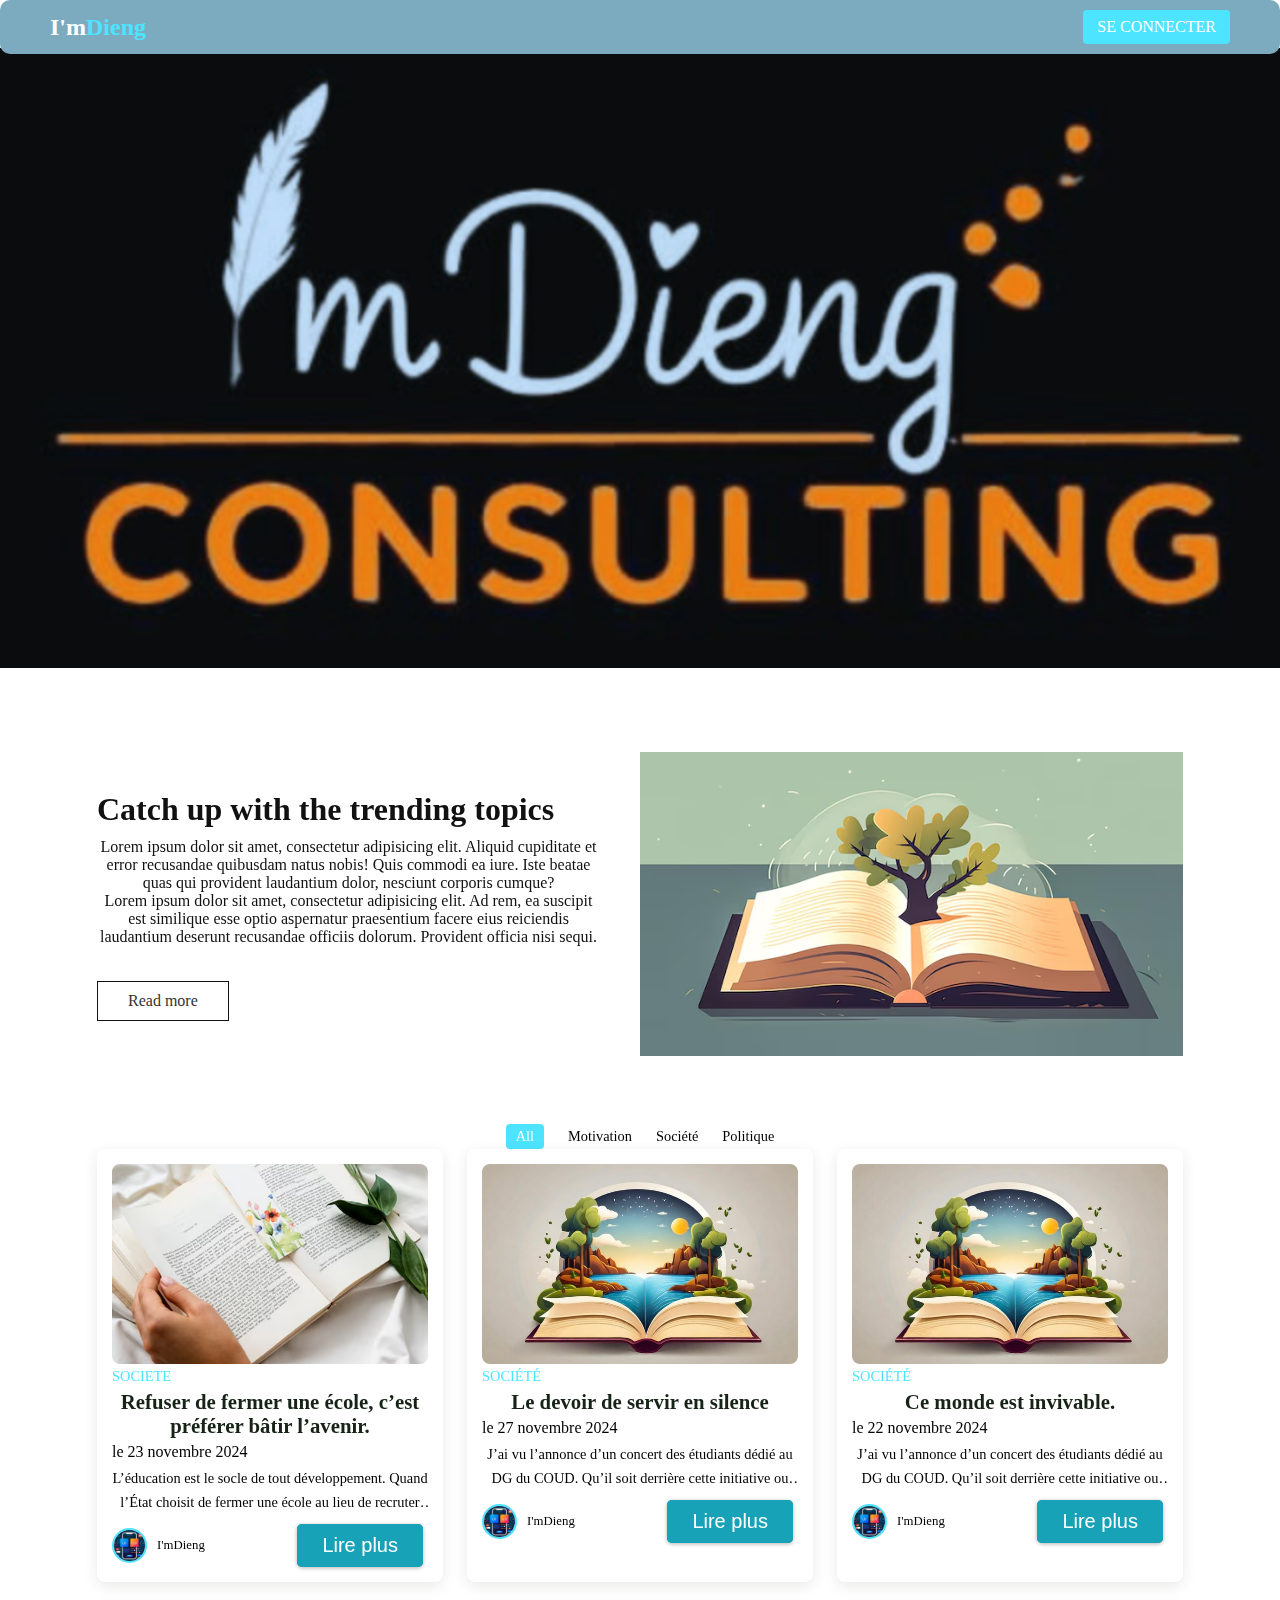
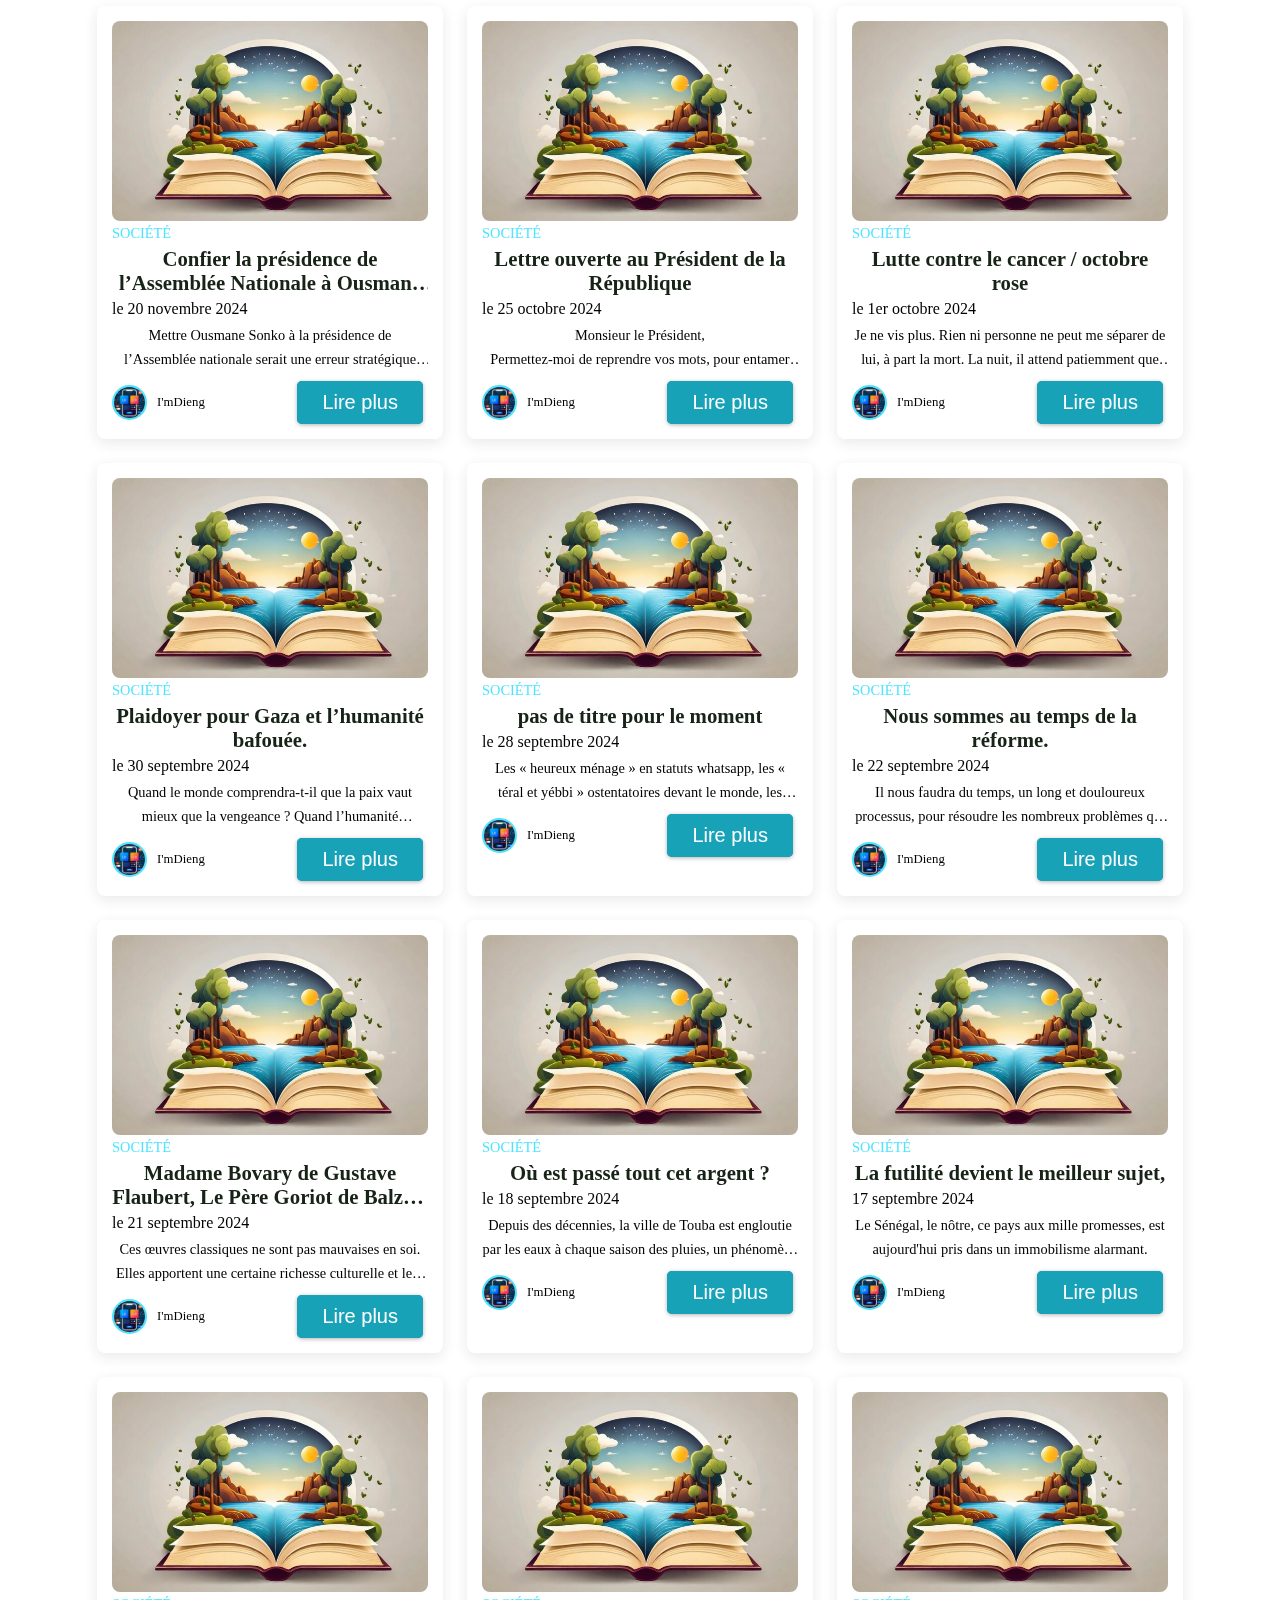
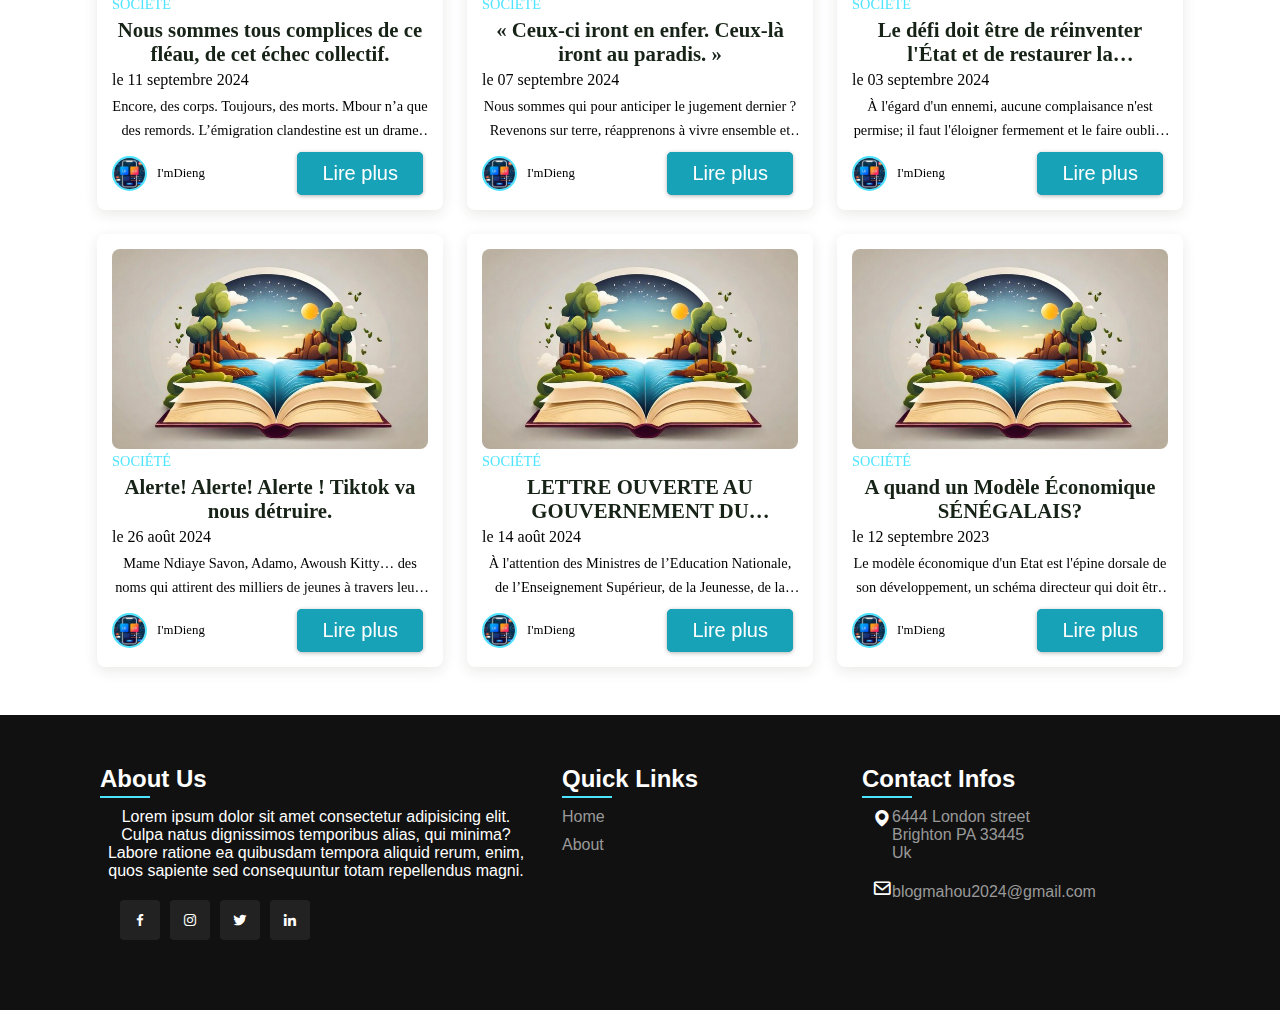
<file: index.html>
<!DOCTYPE html>
<html lang="en">
<head>
    <meta charset="UTF-8">
    <meta name="viewport" content="width=device-width, initial-scale=1.0">
    <title>Trend Blogger</title>
    <!-- box icon -->
    <link rel="stylesheet" href="style.css">
    <link href='https://unpkg.com/boxicons@2.1.4/css/boxicons.min.css' rel='stylesheet'>
</head>
<body>
    <header>
        <div class="nav-container" style="position: fixed; width: 100%;">
            <a href="#" class="logo">I'm<span>Dieng</span></a>
            <a href="connexion.php" class="login">Se connecter</a>
        </div>
    </header>
    <section class="banner" id="home">
        <img src="mes-articles/photos/banner1.png" alt="">
    </section>

    <section class="about container" id="about">
        <div class="contentBx">
            <h2 class="titleText">Catch up with the trending topics</h2>
            <p class="title-text">
                Lorem ipsum dolor sit amet, consectetur adipisicing elit. Aliquid cupiditate et error recusandae quibusdam natus nobis! Quis commodi ea iure. Iste beatae quas qui provident laudantium dolor, nesciunt corporis cumque?
                <br>Lorem ipsum dolor sit amet, consectetur adipisicing elit. Ad rem, ea suscipit est similique esse optio aspernatur praesentium facere eius reiciendis laudantium deserunt recusandae officiis dolorum. Provident officia nisi sequi.
            </p>
            <a href="#" class="btn2"> Read more</a>
        </div>
        <div class="imgBx">
            <img src="mes-articles/photos/about.jpg" alt="" class="fitBg">
        </div>
    </section>

    <div class="post-filter container">
        <span class="filter-item active-filter" data-filter="all">All</span>
        <span class="filter-item" data-filter="motivation">Motivation</span>
        <span class="filter-item" data-filter="societe">Société</span>
        <span class="filter-item" data-filter="politique">Politique</span>
    </div>

    
    <div class="post container">

        <!------- Post Exemplaire --------->
    <!--<div class="post-box societe">
            <img src="mes-articles/photos/img1.jpg" alt="" class="post-img">
            <h2 class="category">Société</h2>
            <p class="post-title">How to create the best UI with figma</p>
            <span class="post-date">16 Nov 2024</span>
            <p class="post-description">Lorem ipsum dolor sit amet consectetur </p>
            <div class="profile">
                <div class="mon-profile">
                    <img src="mes-articles/photos/test1.jpg" alt="" class="profile-img">
                    <span class="profile-name">I'mDieng</span>
                </div>
                <div class="buttom0">
                <button id="openModel" class="buttom0">Lire plus</button>

                <div class="model" id="model">
                    <div class="model-inner">
                        <h2>Veillez vous connecter !</h2>
                        <p>
                        Si vous n'avez pas de compte, vous pouvez vous inscrire pour avoir accès à tous nos articles.
                        </p>
                        <button id="closeModel">fermer</button>
                    </div>
                </div>
                </div>
            </div>
        </div> -->

             <!------- Post 0  --------->
        <div class="post-box societe">
            <img src="mes-articles/photos/img9.jpg" alt="" class="post-img">
            <h2 class="category">Societe</h2>
            <p class="post-title">Refuser de fermer une école, c’est préférer bâtir l’avenir.</p>
            <span class="post-date">le 23 novembre 2024</span>
            <p class="post-description">L’éducation est le socle de tout développement. Quand l’État choisit de fermer une école au lieu de recruter des enseignants, il commet une erreur grave qui menace de briser des rêves et de compromettre l’avenir de toute une génération. Plusieurs écoles du « Sénégal des profondeurs » risquent d’être fermées. Certaines évoluent dans des conditions on ne peut plus difficiles. L’école élémentaire de Danthialy, dans la commune de Gassane, départemental de Linguère, est un exemple concret:  une seule salle de classe, un seul enseignant chargé d’assurer l’instruction de tous les élèves dans des conditions extrêmement difficiles.</p>
            <div class="profile">
                <div class="mon-profile">
                    <img src="mes-articles/photos/test1.jpg" alt="" class="profile-img">
                    <span class="profile-name">I'mDieng</span>
                </div>
                <div class="buttom0">
                    <button id="openModel" class="buttom0">Lire plus</button>
                    <div class="model" id="model">
                        <div class="model-inner">
                            <h2>Veillez vous connecter !</h2>
                            <p>
                            Si vous n'avez pas de compte, vous pouvez vous inscrire pour avoir accès à tous nos articles.
                            </p>
                            <button id="closeModel">fermer</button>
                        </div>
                    </div>
                </div>
            </div>
        </div>

         <!------- Post 1 --------->
    <div class="post-box societe">
            <img src="mes-articles/photos/img1.jpg" alt="" class="post-img">
            <h2 class="category">Société</h2>
            <p class="post-title">Le devoir de servir en silence</p>
            <span class="post-date">le 27 novembre 2024</span>
            <p class="post-description">J’ai vu l’annonce d’un concert des étudiants dédié au DG du COUD. Qu’il soit derrière cette initiative ou pas, qu’à cela ne tienne,</p>
            <div class="profile">
                <div class="mon-profile">
                    <img src="mes-articles/photos/test1.jpg" alt="" class="profile-img">
                    <span class="profile-name">I'mDieng</span>
                </div>
                <div class="buttom0">
                    <button id="openModel" class="buttom0">Lire plus</button>
                    <div class="model" id="model">
                        <div class="model-inner">
                            <h2>Veillez vous connecter !</h2>
                            <p>
                            Si vous n'avez pas de compte, vous pouvez vous inscrire pour avoir accès à tous nos articles.
                            </p>
                            <button id="closeModel">fermer</button>
                        </div>
                    </div>
                </div>
            </div>
        </div>

         <!------- Post 2 --------->
    <div class="post-box societe">
            <img src="mes-articles/photos/img1.jpg" alt="" class="post-img">
            <h2 class="category">Société</h2>
            <p class="post-title">Ce monde est invivable.</p>
            <span class="post-date">le 22 novembre 2024</span>
            <p class="post-description">J’ai vu l’annonce d’un concert des étudiants dédié au DG du COUD. Qu’il soit derrière cette initiative ou pas, qu’à cela ne tienne,</p>
            <div class="profile">
                <div class="mon-profile">
                    <img src="mes-articles/photos/test1.jpg" alt="" class="profile-img">
                    <span class="profile-name">I'mDieng</span>
                </div>
                <div class="buttom0">
                    <button id="openModel" class="buttom0">Lire plus</button>
                    <div class="model" id="model">
                        <div class="model-inner">
                            <h2>Veillez vous connecter !</h2>
                            <p>
                            Si vous n'avez pas de compte, vous pouvez vous inscrire pour avoir accès à tous nos articles.
                            </p>
                            <button id="closeModel">fermer</button>
                        </div>
                    </div>
                </div>
            </div>
        </div>

        <!------- Post 3 Exemplaire --------->
    <div class="post-box societe">
            <img src="mes-articles/photos/img1.jpg" alt="" class="post-img">
            <h2 class="category">Société</h2>
            <p class="post-title">Confier la présidence de l’Assemblée Nationale à Ousmane Sonko pourrait être un faux pas stratégique.</p>
            <span class="post-date">le 20 novembre 2024</span>
            <p class="post-description">Mettre Ousmane Sonko à la présidence de l’Assemblée nationale serait une erreur stratégique majeure, tant sur le plan politique que dans la mise en œuvre de la vision 2050. Cette fonction, bien que prestigieuse, réduirait considérablement son rôle dans le duo qu’il forme avec le Président Bassirou Diomaye Faye, un duo qui incarne la stabilité et le changement tant attendu par les Sénégalais. La présidence de l’Assemblée nationale impose un rôle strictement législatif. Avec le principe de séparation des pouvoirs, Ousmane Sonko serait contraint de se tenir à l’écart des décisions exécutives. Cela signifie qu’il ne pourrait ni orienter les ministres ni garantir une application stricte des projets gouvernementaux. En tant que Président de l’Assemblée, tout entretien fréquent avec le Président de la République pourrait être perçu comme une ingérence qui fragilise la gouvernance.
            </p>
            <div class="profile">
                <div class="mon-profile">
                    <img src="mes-articles/photos/test1.jpg" alt="" class="profile-img">
                    <span class="profile-name">I'mDieng</span>
                </div>
                <div class="buttom0">
                <button id="openModel" class="buttom0">Lire plus</button>

                <div class="model" id="model">
                    <div class="model-inner">
                        <h2>Veillez vous connecter !</h2>
                        <p>
                        Si vous n'avez pas de compte, vous pouvez vous inscrire pour avoir accès à tous nos articles.
                        </p>
                        <button id="closeModel">fermer</button>
                    </div>
                </div>
                </div>
            </div>
        </div>

        <!------- Post 4 Exemplaire --------->
    <div class="post-box societe">
            <img src="mes-articles/photos/img1.jpg" alt="" class="post-img">
            <h2 class="category">Société</h2>
            <p class="post-title">Lettre ouverte au Président de la République</p>
            <span class="post-date">le 25 octobre 2024</span>
            <p class="post-description">Monsieur le Président, <br>
            Permettez-moi de reprendre vos mots, pour entamer ma lettre. « Il me revient le douloureux souvenir des martyrs de la démocratie sénégalaise, des amputés, des blessés et des anciens prisonniers. Je garderai toujours à l’esprit les lourds sacrifices consentis, afin de ne jamais vous décevoir. » Les souvenirs de notre lutte pour la démocratie sont marqués par des douleurs ineffaçables, « irréversibles », gravées dans nos cœurs par la perte de ceux qui ont donné leur vie pour que la liberté, la justice et la dignité soient des réalités tangibles pour chaque sénégalais. Ces martyrs de la démocratie, ces âmes courageuses, ont refusé de se taire face aux abus, aux injustices et aux obstacles dressés sur leur chemin. Ils ont tracé, de leur sang, la voie de la souveraineté pour notre nation, sans faiblir et sans jamais renoncer à leur rêve d’un Sénégal où chaque voix serait entendue, chaque vie respectée.
            </p>
            <div class="profile">
                <div class="mon-profile">
                    <img src="mes-articles/photos/test1.jpg" alt="" class="profile-img">
                    <span class="profile-name">I'mDieng</span>
                </div>
                <div class="buttom0">
                <button id="openModel" class="buttom0">Lire plus</button>

                <div class="model" id="model">
                    <div class="model-inner">
                        <h2>Veillez vous connecter !</h2>
                        <p>
                        Si vous n'avez pas de compte, vous pouvez vous inscrire pour avoir accès à tous nos articles.
                        </p>
                        <button id="closeModel">fermer</button>
                    </div>
                </div>
                </div>
            </div>
        </div>

        <!------- Post 5 Exemplaire --------->
    <div class="post-box societe">
            <img src="mes-articles/photos/img1.jpg" alt="" class="post-img">
            <h2 class="category">Société</h2>
            <p class="post-title">Lutte contre le cancer / octobre rose</p>
            <span class="post-date">le 1er octobre 2024</span>
            <p class="post-description">Je ne vis plus. Rien ni personne ne peut me séparer de lui, à part la mort. La nuit, il attend patiemment que tout s'éteigne,</p>
            <div class="profile">
                <div class="mon-profile">
                    <img src="mes-articles/photos/test1.jpg" alt="" class="profile-img">
                    <span class="profile-name">I'mDieng</span>
                </div>
                <div class="buttom0">
                <button id="openModel" class="buttom0">Lire plus</button>

                <div class="model" id="model">
                    <div class="model-inner">
                        <h2>Veillez vous connecter !</h2>
                        <p>
                        Si vous n'avez pas de compte, vous pouvez vous inscrire pour avoir accès à tous nos articles.
                        </p>
                        <button id="closeModel">fermer</button>
                    </div>
                </div>
                </div>
            </div>
        </div>

        <!------- Post 6 Exemplaire --------->
    <div class="post-box societe">
            <img src="mes-articles/photos/img1.jpg" alt="" class="post-img">
            <h2 class="category">Société</h2>
            <p class="post-title">Plaidoyer pour Gaza et l’humanité bafouée.</p>
            <span class="post-date">le 30 septembre 2024</span>
            <p class="post-description">Quand le monde comprendra-t-il que la paix vaut mieux que la vengeance ? Quand l’humanité s’éveillera-t-elle enfin face à la barbarie qui se répète sous nos yeux, jour après jour, à Gaza ? Les cris des enfants, les larmes des mères, les rues dévastées par la violence : ce sont des scènes qui devraient secouer les consciences, mais qui, au lieu de cela, tombent dans le silence accablant des institutions internationales. L’ONU semble aujourd'hui dépassée, impuissante devant la tragédie humaine qui se déroule en Palestine.
            </p>
            <div class="profile">
                <div class="mon-profile">
                    <img src="mes-articles/photos/test1.jpg" alt="" class="profile-img">
                    <span class="profile-name">I'mDieng</span>
                </div>
                <div class="buttom0">
                <button id="openModel" class="buttom0">Lire plus</button>

                <div class="model" id="model">
                    <div class="model-inner">
                        <h2>Veillez vous connecter !</h2>
                        <p>
                        Si vous n'avez pas de compte, vous pouvez vous inscrire pour avoir accès à tous nos articles.
                        </p>
                        <button id="closeModel">fermer</button>
                    </div>
                </div>
                </div>
            </div>
        </div>

        <!------- Post 7 Exemplaire --------->
    <div class="post-box societe">
            <img src="mes-articles/photos/img1.jpg" alt="" class="post-img">
            <h2 class="category">Société</h2>
            <p class="post-title">pas de titre pour le moment</p>
            <span class="post-date">le 28 septembre 2024</span>
            <p class="post-description">Les « heureux ménage » en statuts whatsapp, les « téral et yébbi » ostentatoires devant le monde, les photos pro sur les réseaux sociaux…</p>
            <div class="profile">
                <div class="mon-profile">
                    <img src="mes-articles/photos/test1.jpg" alt="" class="profile-img">
                    <span class="profile-name">I'mDieng</span>
                </div>
                <div class="buttom0">
                <button id="openModel" class="buttom0">Lire plus</button>

                <div class="model" id="model">
                    <div class="model-inner">
                        <h2>Veillez vous connecter !</h2>
                        <p>
                        Si vous n'avez pas de compte, vous pouvez vous inscrire pour avoir accès à tous nos articles.
                        </p>
                        <button id="closeModel">fermer</button>
                    </div>
                </div>
                </div>
            </div>
        </div>

        <!------- Post 8 Exemplaire --------->
    <div class="post-box societe">
            <img src="mes-articles/photos/img1.jpg" alt="" class="post-img">
            <h2 class="category">Société</h2>
            <p class="post-title">Nous sommes au temps de la réforme.</p>
            <span class="post-date">le 22 septembre 2024</span>
            <p class="post-description">Il nous faudra du temps, un long et douloureux processus, pour résoudre les nombreux problèmes qui gangrènent notre société.</p>
            <div class="profile">
                <div class="mon-profile">
                    <img src="mes-articles/photos/test1.jpg" alt="" class="profile-img">
                    <span class="profile-name">I'mDieng</span>
                </div>
                <div class="buttom0">
                <button id="openModel" class="buttom0">Lire plus</button>

                <div class="model" id="model">
                    <div class="model-inner">
                        <h2>Veillez vous connecter !</h2>
                        <p>
                        Si vous n'avez pas de compte, vous pouvez vous inscrire pour avoir accès à tous nos articles.
                        </p>
                        <button id="closeModel">fermer</button>
                    </div>
                </div>
                </div>
            </div>
        </div>

        <!------- Post 9 Exemplaire --------->
    <div class="post-box societe">
            <img src="mes-articles/photos/img1.jpg" alt="" class="post-img">
            <h2 class="category">Société</h2>
            <p class="post-title">Madame Bovary de Gustave Flaubert, Le Père Goriot de Balzac, Phèdre de Racine…</p>
            <span class="post-date">le 21 septembre 2024</span>
            <p class="post-description">Ces œuvres classiques ne sont pas mauvaises en soi. Elles apportent une certaine richesse culturelle  et leur universalité est louable. Mais, peuvent-elles réellement attirer l’attention d’une génération si différente de celle à laquelle elles s’adressaient à l’origine ? La jeunesse actuelle, confrontée à des défis sociétaux, économiques et culturels propres à l’Afrique contemporaine, a besoin de récits qui reflètent ces réalités, qui évoquent leurs luttes, leurs rêves et qui présentent des personnages dans lesquels ils peuvent se reconnaître. Nous sommes en Afrique, précisément au Sénégal. Pourquoi, alors, les programmes scolaires continuent de forcer des œuvres qui ne parlent pas directement à cette génération,</p>
            <div class="profile">
                <div class="mon-profile">
                    <img src="mes-articles/photos/test1.jpg" alt="" class="profile-img">
                    <span class="profile-name">I'mDieng</span>
                </div>
                <div class="buttom0">
                <button id="openModel" class="buttom0">Lire plus</button>

                <div class="model" id="model">
                    <div class="model-inner">
                        <h2>Veillez vous connecter !</h2>
                        <p>
                        Si vous n'avez pas de compte, vous pouvez vous inscrire pour avoir accès à tous nos articles.
                        </p>
                        <button id="closeModel">fermer</button>
                    </div>
                </div>
                </div>
            </div>
        </div>

        <!------- Post 10 Exemplaire --------->
    <div class="post-box societe">
            <img src="mes-articles/photos/img1.jpg" alt="" class="post-img">
            <h2 class="category">Société</h2>
            <p class="post-title">Où est passé tout cet argent ?</p>
            <span class="post-date">le 18 septembre 2024</span>
            <p class="post-description">Depuis des décennies, la ville de Touba est engloutie par les eaux à chaque saison des pluies, un phénomène qui reflète tragiquement l’incapacité de l’État à offrir des solutions durables à cette situation critique.</p>
            <div class="profile">
                <div class="mon-profile">
                    <img src="mes-articles/photos/test1.jpg" alt="" class="profile-img">
                    <span class="profile-name">I'mDieng</span>
                </div>
                <div class="buttom0">
                <button id="openModel" class="buttom0">Lire plus</button>

                <div class="model" id="model">
                    <div class="model-inner">
                        <h2>Veillez vous connecter !</h2>
                        <p>
                        Si vous n'avez pas de compte, vous pouvez vous inscrire pour avoir accès à tous nos articles.
                        </p>
                        <button id="closeModel">fermer</button>
                    </div>
                </div>
                </div>
            </div>
        </div>

        <!------- Post 11 Exemplaire --------->
    <div class="post-box societe">
            <img src="mes-articles/photos/img1.jpg" alt="" class="post-img">
            <h2 class="category">Société</h2>
            <p class="post-title">La futilité devient le meilleur sujet,</p>
            <span class="post-date">17 septembre 2024</span>
            <p class="post-description">Le Sénégal, le nôtre, ce pays aux mille promesses, est aujourd'hui pris dans un immobilisme alarmant.</p>
            <div class="profile">
                <div class="mon-profile">
                    <img src="mes-articles/photos/test1.jpg" alt="" class="profile-img">
                    <span class="profile-name">I'mDieng</span>
                </div>
                <div class="buttom0">
                <button id="openModel" class="buttom0">Lire plus</button>

                <div class="model" id="model">
                    <div class="model-inner">
                        <h2>Veillez vous connecter !</h2>
                        <p>
                        Si vous n'avez pas de compte, vous pouvez vous inscrire pour avoir accès à tous nos articles.
                        </p>
                        <button id="closeModel">fermer</button>
                    </div>
                </div>
                </div>
            </div>
        </div>

        <!------- Post 12 Exemplaire --------->
    <div class="post-box societe">
            <img src="mes-articles/photos/img1.jpg" alt="" class="post-img">
            <h2 class="category">Société</h2>
            <p class="post-title">Nous sommes tous complices de ce fléau, de cet échec collectif.</p>
            <span class="post-date">le 11 septembre 2024</span>
            <p class="post-description">Encore, des corps. Toujours, des morts. Mbour n’a que des remords. L’émigration clandestine est un drame qui nous traumatise tous, elle ne cesse de croître, jour après jour, malgré les « efforts déployés » depuis des décennies pour la contenir.</p>
            <div class="profile">
                <div class="mon-profile">
                    <img src="mes-articles/photos/test1.jpg" alt="" class="profile-img">
                    <span class="profile-name">I'mDieng</span>
                </div>
                <div class="buttom0">
                <button id="openModel" class="buttom0">Lire plus</button>
                <div class="model" id="model">
                    <div class="model-inner">
                        <h2>Veillez vous connecter !</h2>
                        <p>
                        Si vous n'avez pas de compte, vous pouvez vous inscrire pour avoir accès à tous nos articles.
                        </p>
                        <button id="closeModel">fermer</button>
                    </div>
                </div>
                </div>
            </div>
        </div>

        <!------- Post 13 Exemplaire --------->
    <div class="post-box societe">
            <img src="mes-articles/photos/img1.jpg" alt="" class="post-img">
            <h2 class="category">Société</h2>
            <p class="post-title">« Ceux-ci iront en enfer. Ceux-là iront au paradis. » </p>
            <span class="post-date">le 07 septembre 2024</span>
            <p class="post-description">Nous sommes qui pour anticiper le jugement dernier ? Revenons sur terre, réapprenons à vivre ensemble et acceptons les différences qui font de nous des êtres uniques. Ce monde est de plus en plus fragmenté par les conflits et les divisions.</p>
            <div class="profile">
                <div class="mon-profile">
                    <img src="mes-articles/photos/test1.jpg" alt="" class="profile-img">
                    <span class="profile-name">I'mDieng</span>
                </div>
                <div class="buttom0">
                <button id="openModel" class="buttom0">Lire plus</button>

                <div class="model" id="model">
                    <div class="model-inner">
                        <h2>Veillez vous connecter !</h2>
                        <p>
                        Si vous n'avez pas de compte, vous pouvez vous inscrire pour avoir accès à tous nos articles.
                        </p>
                        <button id="closeModel">fermer</button>
                    </div>
                </div>
                </div>
            </div>
        </div>

        <!------- Post 14 Exemplaire --------->
    <div class="post-box societe">
            <img src="mes-articles/photos/img1.jpg" alt="" class="post-img">
            <h2 class="category">Société</h2>
            <p class="post-title">Le défi doit être de réinventer l'État et de restaurer la République.</p>
            <span class="post-date">le 03 septembre 2024</span>
            <p class="post-description">À l'égard d'un ennemi, aucune complaisance n'est permise; il faut l'éloigner fermement et le faire oublier sans regret.</p>
            <div class="profile">
                <div class="mon-profile">
                    <img src="mes-articles/photos/test1.jpg" alt="" class="profile-img">
                    <span class="profile-name">I'mDieng</span>
                </div>
                <div class="buttom0">
                <button id="openModel" class="buttom0">Lire plus</button>

                <div class="model" id="model">
                    <div class="model-inner">
                        <h2>Veillez vous connecter !</h2>
                        <p>
                        Si vous n'avez pas de compte, vous pouvez vous inscrire pour avoir accès à tous nos articles.
                        </p>
                        <button id="closeModel">fermer</button>
                    </div>
                </div>
                </div>
            </div>
        </div>

        <!------- Post 15 Exemplaire --------->
    <div class="post-box societe">
            <img src="mes-articles/photos/img1.jpg" alt="" class="post-img">
            <h2 class="category">Société</h2>
            <p class="post-title">Alerte! Alerte! Alerte ! Tiktok va nous détruire.</p>
            <span class="post-date">le 26 août 2024</span>
            <p class="post-description">Mame Ndiaye Savon, Adamo, Awoush Kitty… des noms qui attirent des milliers de jeunes à travers leurs « lives » sur TikTok,</p>
            <div class="profile">
                <div class="mon-profile">
                    <img src="mes-articles/photos/test1.jpg" alt="" class="profile-img">
                    <span class="profile-name">I'mDieng</span>
                </div>
                <div class="buttom0">
                <button id="openModel" class="buttom0">Lire plus</button>

                <div class="model" id="model">
                    <div class="model-inner">
                        <h2>Veillez vous connecter !</h2>
                        <p>
                        Si vous n'avez pas de compte, vous pouvez vous inscrire pour avoir accès à tous nos articles.
                        </p>
                        <button id="closeModel">fermer</button>
                    </div>
                </div>
                </div>
            </div>
        </div>

        <!------- Post 16 --------->
        <div class="post-box societe">
            <img src="mes-articles/photos/img1.jpg" alt="" class="post-img">
            <h2 class="category">Société</h2>
            <p class="post-title">LETTRE OUVERTE AU GOUVERNEMENT DU SENEGAL,</p>
            <span class="post-date">le 14 août 2024</span>
            <p class="post-description">À l'attention des Ministres de l’Education Nationale, de l’Enseignement Supérieur, de la Jeunesse, de la Culture et des Sports, et de l’Agriculture,</p>
            <div class="profile">
                <div class="mon-profile">
                    <img src="mes-articles/photos/test1.jpg" alt="" class="profile-img">
                    <span class="profile-name">I'mDieng</span>
                </div>
                <div class="buttom0">
                <button id="openModel" class="buttom0">Lire plus</button>

                <div class="model" id="model">
                    <div class="model-inner">
                        <h2>Veillez vous connecter !</h2>
                        <p>
                        Si vous n'avez pas de compte, vous pouvez vous inscrire pour avoir accès à tous nos articles.
                        </p>
                        <button id="closeModel">fermer</button>
                    </div>
                </div>
                </div>
            </div>
        </div>

         <!------- Post 17 --------->
         <div class="post-box societe">
            <img src="mes-articles/photos/img1.jpg" alt="" class="post-img">
            <h2 class="category">Société</h2>
            <p class="post-title">A quand un Modèle Économique SÉNÉGALAIS?</p>
            <span class="post-date">le 12 septembre 2023</span>
            <p class="post-description">Le modèle économique d'un Etat est l'épine dorsale de son développement, un schéma directeur qui doit être soigneusement conçu pour tirer parti de ses avantages et de ses ressources uniques.</p>
            <div class="profile">
                <div class="mon-profile">
                    <img src="mes-articles/photos/test1.jpg" alt="" class="profile-img">
                    <span class="profile-name">I'mDieng</span>
                </div>
                <div class="buttom0">
                <button id="openModel" class="buttom0">Lire plus</button>

                <div class="model" id="model">
                    <div class="model-inner">
                        <h2>Veillez vous connecter !</h2>
                        <p>
                        Si vous n'avez pas de compte, vous pouvez vous inscrire pour avoir accès à tous nos articles.
                        </p>
                        <button id="closeModel">fermer</button>
                    </div>
                </div>
                </div>
            </div>
        </div>

    </div>
    <footer>
        <div class="footer-container">
            <div class="sec about-us">
                <h2>About Us</h2>
                <p>Lorem ipsum dolor sit amet consectetur adipisicing elit. Culpa natus dignissimos temporibus alias, qui minima? Labore ratione ea quibusdam tempora aliquid rerum, enim, quos sapiente sed consequuntur totam repellendus magni.</p>
                <ul class="reseau-sociaux">
                    <li><a href="#"><i class="bx bxl-facebook"></i></a></li>
                    <li><a href="#"><i class="bx bxl-instagram"></i></a></li>
                    <li><a href="#"><i class="bx bxl-twitter"></i></a></li>
                    <li><a href="#"><i class="bx bxl-linkedin"></i></a></li>
                </ul>
            </div>
            <div class="sec quicklinks">
                <h2>Quick Links</h2>
                <ul>
                    <li><a href="#">Home</a></li>
                    <li><a href="#">About</a></li>
                </ul>
            </div>
            <div class="sec contactBx">
                <h2>Contact Infos</h2>
                <ul class="info">
                    <li>
                        <span><i class="bx bxs-map"></i></span>
                        <span>6444 London street <br> Brighton PA 33445 <br> Uk</span>
                    </li>
                    <li>
                        <span><i class="bx bx-envelope"></i></span>
                        <p><a href="mailto:blogmahou2024@gmail.com">blogmahou2024@gmail.com</a></p>
                    </li>
                </ul>
            </div>
        </div>
    </footer>

    <script src="https://cdnjs.cloudflare.com/ajax/libs/jquery/3.7.1/jquery.min.js" integrity="sha512-v2CJ7UaYy4JwqLDIrZUI/4hqeoQieOmAZNXBeQyjo21dadnwR+8ZaIJVT8EE2iyI61OV8e6M8PP2/4hpQINQ/g==" crossorigin="anonymous" referrerpolicy="no-referrer"></script>
    <script src="script.js"></script>
</body>
</html>
</file>
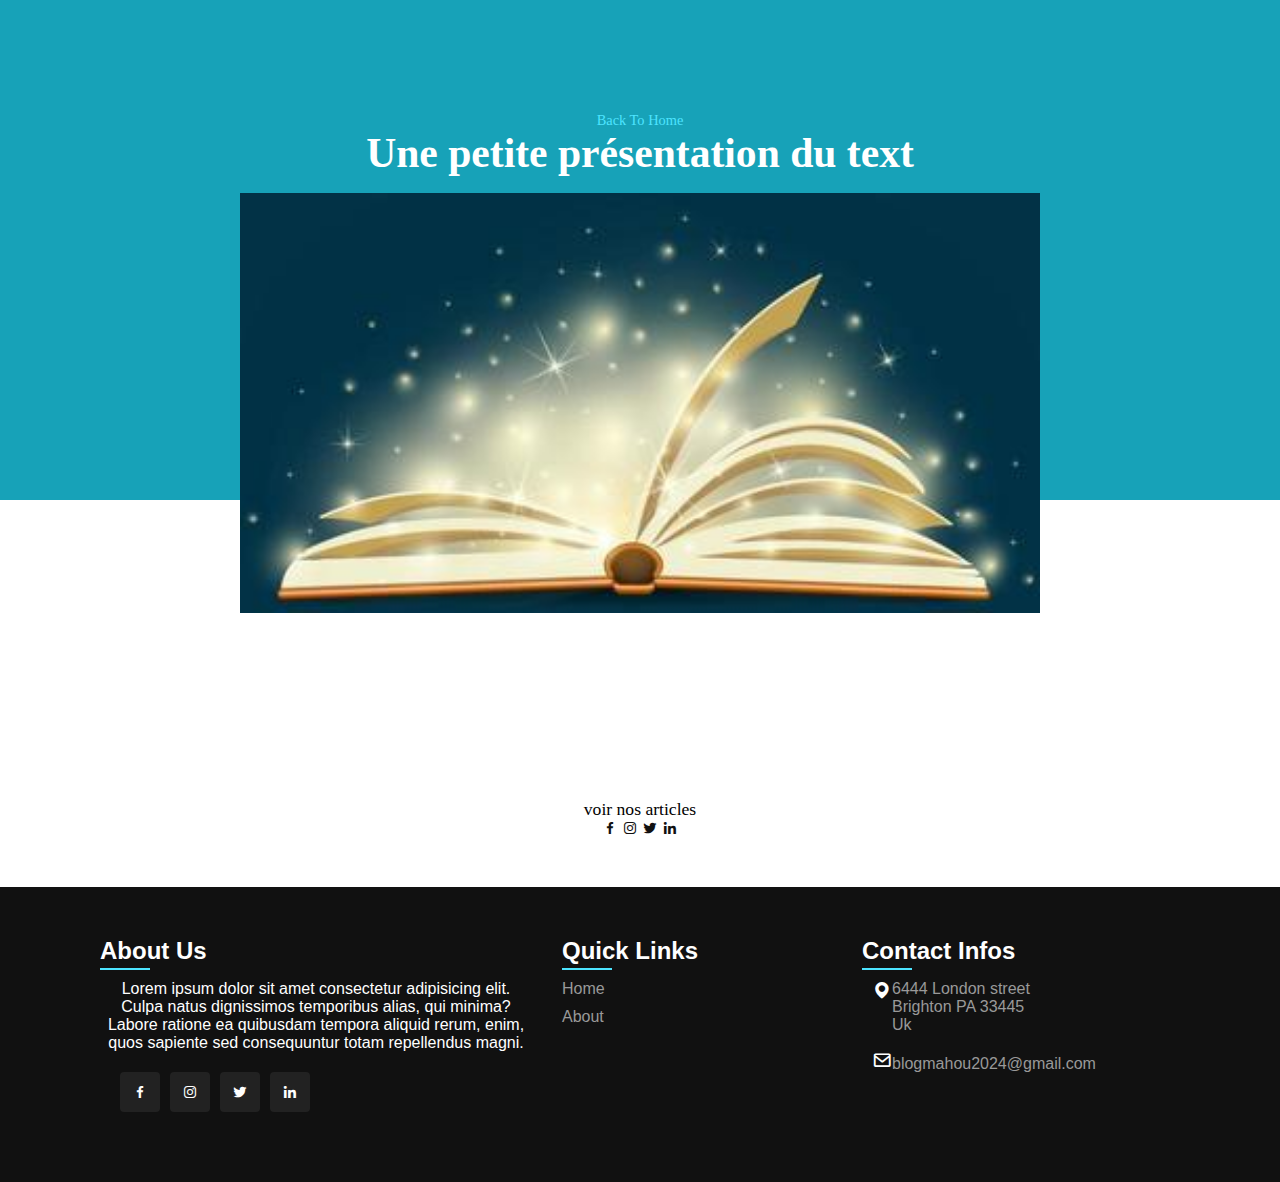
<file: exemple_news.html>
<?php
    include'function.php';
    if(!isset($_SESSION['id'])){
        header('location: connexion.php' );
    }
?>

<!DOCTYPE html>
<html lang="en">
<head>
    <meta charset="UTF-8">
    <meta name="viewport" content="width=device-width, initial-scale=1.0">
    <title>Trend Blogger</title>
    <!-- box icon -->
    <link rel="stylesheet" href="style.css">
    <link href='https://unpkg.com/boxicons@2.1.4/css/boxicons.min.css' rel='stylesheet'>
</head>
<body>
<section class="post-header1">
        <div class="header-content1 post-container1">
            <a href="lecteur.php" class="back-home1">Back To Home</a>
            <h1 class="header-title1">Une petite présentation du text</h1>
            <img src="mes-articles/photos/img3.jpg" alt="" class="header-img1">

        </div>
    </section>

    <section class="post-content1 post-container1">
        <h2 class="sub-heading1"></h2>
        <p class="post-text1"></p>
        <p class="post-text1"></p>
        <p class="post-text1"></p>
        <p class="post-text1"></p>
        <h4 class="post-text1"> <br> </h4>
    </section>

    <div class="social-media post-container">
        <span class="social-media-title">voir nos articles</span>
        <div class="social">
            <a href="#"><i class="bx bxl-facebook" style="color: #111;"></i></a>
            <a href="#"><i class="bx bxl-instagram" style="color: #111;"></i></a>
            <a href="#"><i class="bx bxl-twitter" style="color: #111;"></i></a>
            <a href="#"><i class="bx bxl-linkedin" style="color: #111;"></i></a>
        </div>
    </div>

    <footer>
        <div class="footer-container">
            <div class="sec about-us">
                <h2>About Us</h2>
                <p>Lorem ipsum dolor sit amet consectetur adipisicing elit. Culpa natus dignissimos temporibus alias, qui minima? Labore ratione ea quibusdam tempora aliquid rerum, enim, quos sapiente sed consequuntur totam repellendus magni.</p>
                <ul class="reseau-sociaux">
                    <li><a href="#"><i class="bx bxl-facebook"></i></a></li>
                    <li><a href="#"><i class="bx bxl-instagram"></i></a></li>
                    <li><a href="#"><i class="bx bxl-twitter"></i></a></li>
                    <li><a href="#"><i class="bx bxl-linkedin"></i></a></li>
                </ul>
            </div>
            <div class="sec quicklinks">
                <h2>Quick Links</h2>
                <ul>
                    <li><a href="#">Home</a></li>
                    <li><a href="#">About</a></li>
                </ul>
            </div>
            <div class="sec contactBx">
                <h2>Contact Infos</h2>
                <ul class="info">
                    <li>
                        <span><i class="bx bxs-map"></i></span>
                        <span>6444 London street <br> Brighton PA 33445 <br> Uk</span>
                    </li>
                    <li>
                        <span><i class="bx bx-envelope"></i></span>
                        <p><a href="mailto:blogmahou2024@gmail.com">blogmahou2024@gmail.com</a></p>
                    </li>
                </ul>
            </div>
        </div>
    </footer>

    <script src="https://cdnjs.cloudflare.com/ajax/libs/jquery/3.7.1/jquery.min.js" integrity="sha512-v2CJ7UaYy4JwqLDIrZUI/4hqeoQieOmAZNXBeQyjo21dadnwR+8ZaIJVT8EE2iyI61OV8e6M8PP2/4hpQINQ/g==" crossorigin="anonymous" referrerpolicy="no-referrer"></script>
    <script src="script.js"></script>
</body>
</html>
</file>
<file: style.css>
@import url('https://fonts.googleapis.com/css2?family=Roboto:ital,wght@0,100;0,300;0,400;0,500;0,700;0,900;1,100;1,300;1,400;1,500;1,700;1,900&display=swap');
*{
    font-family: 'Poppins' sans-serif;
    margin: 0;
    padding: 0;
    scroll-behavior: smooth;
    scroll-padding-top: 2rem;
    box-sizing: border-box;
}
/*----------- root values ----------*/

:root{
    --container-color: #1a1e21;
    --second-color: rgba(77, 228, 255);
    --text-color: #172317;
    --bg-color: #fff;
}

::section{
    color: var(--bg-color);
    background: var(--second-color);
}

a{
    text-decoration: none;
}

li{
    list-style: none;
}

img{
    width: 100%;
}

section{
    padding: 3rem 0 2rem;
}

.container{
    max-width: 1086px;
    margin: auto;
    width: 100%;
}

a{
    color: #fff;
}
/*----------- Header ----------*/
header{
    position: fixed;
    top: 0;
    left: 0;
    width: 100%;
    z-index: 200;
}

header.shadow{
    background: var(--bg-color);
    box-shadow: 0 1px 4px hsl(0 4% 14% / 10%);
    transition: .5s;
}

header.shadow .logo{
    color: var(--text-color);
}

.nav-container{
    background-color: hsl(199, 35%, 62%);
    display: flex;
    align-items: center;
    justify-content: space-between;
    padding: 10px 50px;
    border-radius: 10px;
}

.logo{
    font-size: 1.5rem;
    font-weight: 600;
    color: var(--bg-color);
}

.logo span{
    color: var(--second-color);
}

.login{
    padding: 8px 14px;
    text-transform: uppercase;
    font-weight: 500;
    border-radius: 4px;
    background: var(--second-color);
    color: var(--bg-color);
}

.login:hover{
    background: hsl(199, 98%, 56%);
    transition: .5s;
}

section .banner{
    margin-top: 100px;
    width: 100%;
    height: 300px;
}

.about{
    position: relative;
    width: 100%;
    display: flex !important;
    justify-content: center;
    align-items: center;
}

.about .contentBx{
    max-width: 50%;
    width: 50%;
    text-align: left;
    padding-right: 40px;
}

.titleText{
    font-weight: 600;
    color: #111;
    font-size: 2rem;
    margin-bottom: 10px;
}

.title-text{
    padding-top: 0px;
    color: #111;
    font-size: 1em;
}

.about .imgBx{
    position: relative;
    min-width: 50%;
    width: 50%;
    min-height: 0px; /*500 mais je sais pas pourquoi */
}

.btn2{
    position: relative;
    display: inline-block;
    margin-top: 30px;
    padding: 10px 30px;
    background: #fff;
    border: 1px solid #111;
    color: #333;
    text-decoration: none;
    transition: 0.5s;
}

.btn2:hover{
    background-color: var(--second-color);
    border: none;
    color: #fff;
}

.post-filter{
    display: flex;
    justify-content: center;
    align-items: center;
    column-gap: 1.5rem;
    margin-top: 2rem !important;
}

.filter-item{
    font-size: 0.9rem;
    font-weight: 500;
    cursor: pointer;
}

.active-filter{
    background: var(--second-color);
    color: var(--bg-color);
    padding: 4px 10px;
    border-radius: 4px;
}

.post{
    display: grid;
    grid-template-columns: repeat(auto-fit, minmax(280px, auto));
    justify-content: center;
    gap: 1.5rem;
}

.post-box{
    background: var(--bg-color);
    box-shadow: 0 4px 14px hsl(35deg 25% 15% / 10%);
    padding: 15px;
    border-radius: 0.5rem;
}

.post-img{
    width: 100%;
    height: 200px;
    object-fit: cover;
    object-position: center;
    border-radius: 0.5rem;
}

.category{
    font-size: 0.9rem;
    font-weight: 500;
    text-transform: uppercase;
    color: var(--second-color);
}

.post-title{
    font-size: 1.3rem;
    font-weight: 600;
    color: var(--text-color);
    display: -webkit-box;
    -webkit-box-orient: vertical;
    -webkit-line-clamp: 2;
    overflow: hidden;
}

.poste-date{
    display: flex;
    font-size: 0.875rem;
    text-transform: uppercase;
    margin-top: 4px;
    font-weight: 400;
}

.post-description{
    font-size: 0.9rem;
    line-height: 1.5rem;
    margin: 5px 0 10px;
    display: -webkit-box;
    -webkit-box-orient: vertical;
    -webkit-line-clamp: 2;
    overflow: hidden;
}

.mon-profile{
    display: flex;
    align-items: center;
    gap: 10px;

}

.profile{
    display: flex;
    align-items: center;
    justify-content: space-between;
    padding-right: 5px;
}

.profile-img{
    width: 35px;
    height: 35px;
    border-radius: 50%;
    object-fit: cover;
    object-position: center;
    border: 2px solid var(--second-color);
}

.profile-name{
    font-size: .8rem;
    font-weight: 500;
} 

.buttom0{
    background: #17a2b8;
    font-size: 20px;
    border-radius: 5px;
    border-color: #17a2b8;

}

/* ------- Footer --------- */
footer{
    position: relative;
    width: 100%;
    height: auto;
    padding: 50px 100px;
    margin-top: 3rem;
    background: #111;
    display: flex;
    font-family: sans-serif;
    justify-content: space-between;
}

.footer-container{
    display: flex;
    justify-content: space-between;
    flex-wrap: wrap;
    flex-direction: row;
}

.footer-container .sec{
    margin-right: 30px;
}

.footer-container .sec.about-us{
    width: 40%;
}

.footer-container h2{
    position: relative;
    color: #fff;
    margin-bottom: 15px;
}

.footer-container h2::before{
    content: '';
    position: absolute;
    bottom: -5px;
    left: 0;
    width: 50px;
    height: 2px;
    background: rgb(77, 228, 255);
}

footer p{
    color: #fff;
}

.reseau-sociaux{
    margin: 20px;
    display: flex;
}

.reseau-sociaux li{
    list-style: none;
}

.reseau-sociaux li a{
    display: inline-block;
    width: 40px;
    height: 40px;
    background: #222;
    display: flex;
    justify-content: center;
    align-items: center;
    margin-right: 10px;
    text-decoration: none;
    border-radius: 4px;
    transition: .5s;
}

.reseau-sociaux li a:hover{
    background: rgb(77, 228, 255);
}

.reseau-sociaux i a .bx{
    color: #fff;
    font-size: 20px;
}

.quicklinks{
    position: relative;
    width: 25%;
}

.quicklinks ul li{
    list-style: none;
}

.quicklinks ul li a{
    color: #999;
    text-decoration: none;
    margin-bottom: 10px;
    display: inline-block;
    transition: .3s;
}

.quicklinks ul li a:hover{
    color: #fff;
}

.footer-container .contactBx{
    width: calc(35% - 60px);
    margin-right: 0 !important;
}

.contactBx .info{
    position: relative;
}

.contactBx .info li{
    display: flex !important;
    margin-bottom: 16px;
}

.contactBx .info li span:nth-child(1){
    color: #fff;
    font-size: 20px;
    margin-left: 10px;
}

.contactBx .info li span{
    color: #999;
}

.contactBx .info li a{
    color: #999;
    text-decoration: none;
    transition: .5s;
}

.contactBx .info li a:hover{
    color: #fff;
}

/* -------- Media Query --------*/
@media (max-width: 1160px){
    .nav-container, .contentBx{
        padding: 20px 0;
        margin: 40px 20px 20px;
    }
    
    .container{
        margin: 0;
        width: 95%;
    }

    .home-text{
        width: 100%;
    }
}

@media(max-width: 768px){
    .nav-container{
        padding: 10px 0;
        margin: 15px 15px 15px;
    }

    section .banner{
        padding-bottom: 0px;
    }

    section{
        padding: 2rem !important;
    }

    .header-content{
        margin-top: 3rem !important;
    }

    .home{
        min-height: 380px;
    }

    .home-title{
        font-size: 3rem;
    }

    .home-text{
        font-size: 2rem;
    }

    .header-img{
        height: 370px;
    }

    .about{
        flex-direction: column;
        padding: 14px 0;
        margin: 15px 15px 15px;
    }

    section .banner{
        margin-bottom: 0px;
        padding-bottom: 0px;
    }

    .about .contentBx{
        min-width: 100%;
        width: 100%;
        text-align: center;
        padding-right: 0px;
        padding-top: 0px;
        margin-top: 0px;
    }

    .about .contentBx,
    .about .imgBx{
        min-width: 100%;
        width: 100%;
        padding-right: 0px;
        text-align: center;
    }

    .about .imgBx{
        min-width: 250px;
        padding-top: 0px;
        padding-bottom: 0px;
    }

    .btn2{
        margin-bottom: 30px;
    }

    .post-header{
        height: 435px;
    }

    .post-header{
        margin-top: 9rem !important;
    }

    .post-filter{
        display: grid;
        grid-template-columns: repeat(auto-fit, minmax(50px, auto));
        justify-content: center;
        gap: 1.5rem;
    }
}

@media (max-width: 570px){
    .nav-container{
        padding: 14px 0;
        margin: 15px 15px 15px;
    }
    .about{
        padding: 14px 0;
        margin: 15px 15px 15px;
    }
    .post-header{
        height: 390px;
    }

    .home-title{
        width: 100%;
    }

    .header-img{
        height: 340px;
    }

    .post-filter{
        display: grid;
        grid-template-columns: repeat(auto-fit, minmax(50px, auto));
        justify-content: center;
        gap: 1.5rem;
    }
}

@media (max-width: 396px){
    .nav-container{
        padding: 14px 0;
        margin: 15px 15px 15px;
    }
    .about{
        padding: 14px 0;
        margin: 15px 15px 15px;
    }
    .home-title{
        font-size: 2rem;
    }

    .home-subtitle{
        font-size: 0.9rem;
    }

    .home{
        min-height: 300px;
    }

    .post-box{
        padding: 10px;
    }

    .home-title{
        font-size: 1.4rem;
    }

    .header-img{
        height: 240px;
    }

    .post-header{
        height: 335px;
    }

    .header-img{
        height: 340px;
    }

    .post-filter{
        display: grid;
        grid-template-columns: repeat(auto-fit, minmax(50px, auto));
        justify-content: center;
        gap: 40px;
    }
}

/*  Footer Media Query  */
@media (max-width: 991px){
    .about{
        padding: 14px 0;
        margin: 15px 15px 15px;
    }
    .nav-container{
        padding: 14px 0;
        margin: 15px 15px 15px;
    }
    .footer{
        padding: 40px;
        font-size: 20px;
    }

    footer .footer-container{
        flex-direction: column;
    }
    footer .footer-container .sec{
        margin-right: 0;
        margin-bottom: 40px;
    }

    footer .footer-container .sec.about-us{
        width: 100% !important;
    }

    footer .footer-container .quicklinks{
        width: 100%;
    }

    footer .footer-container .contactBx{
        width: 100%;
    }

    .post-filter{
        display: grid;
        grid-template-columns: repeat(auto-fit, minmax(50px, auto));
        justify-content: center;
        gap: 30px;
    }
}

/* --------- Les pages de lecture ----------- */
.post-header1{
    width: 100%;
    height: 500px;
    background: #17a2b8;
}
.post-container1{
    max-width: 800px;
    margin: auto;
    width: 100%;
}
.header-content1{
    display: flex;
    flex-direction: column;
    align-items: center;
    margin-top: 4rem !important;
}
.back-home1{
    color: var(--second-color);
    font-size: 0.9rem;
}
.header-title1{
    width: 90%;
    font-size: 2.6rem;
    color: var(--bg-color);
    text-align: center;
    margin-bottom: 1rem;
}
.header-img1{
    width: 100%;
    height: 420px;
    object-fit: cover;
    object-position: center;
}
.post-content1{
    margin-top: 10rem !important;
}
.sub-heading1{
    font-size: 1.2rem;
}
.post-text1{
    font-size: 1rem;
    line-height: 1.7rem;
    margin: 1rem 0;
    text-align: justify;
}
/*Social media */
.social-media{
    display: flex;
    flex-direction: column;
    align-items: center;
    grid-row: 1rem;
}
.social-media-title{
    font-size: 1.1rem;
}

@media(max-width: 1060){
    .nav-container{
        padding: 14px 0;
        margin: 15px 15px 15px;
    }
    .container1{
        margin: 0 auto;
        width: 95%;
    }
    .home-text1{
        width: 100%;
    }
}
@media(max-width: 800){
    .nav-container{
        padding: 14px 0;
        margin: 15px 15px 15px;
    }
    .post-container1{
        margin: 0 auto;
        width: 95%;
    }
}

/*------- Inscription et Connexion --------- */
.page-inscrire{
    background-color: #17a2b8;
    display: flex;
    align-items: center;
    justify-content: center;
    height: 100vh;
}
form{
    display: flex;
    flex-direction: column;
    background-color: #fff;
    padding: 10px;
    border-radius: 6px;
    box-shadow: 0 0 10px rgba(0,0,0,0.2);
}
h3{
    text-align: center;
    font-size: 20px;
}
hr{
    margin: 10px 0;
    background-color: #ccc;
    border: 0;
    height: 1px;
    width: 100%;
}
.name-field{
    display: flex;
    width: 100%;
    justify-content: space-between;
}
.name-field div{
    display: flex;
    flex-direction: column;
    width: 49%;
}
label{
    margin-bottom: 6px;
}

input{
    margin-bottom: 5px;
    padding: 5px;
    outline: 0;
    border: 1px solid rgba(0,0,0,0.4);
}
input:focus{
    border: 1px solid #17a2b8;
}
input[type="submit"]{
    margin-top: 15px;
    background-color: #17a2b8;
    color: #fff;
    border: 1px solid #17a2b8;
    cursor: pointer;
}
p{
    text-align: center;
    margin: 5px 0;
    font-size: 16px;
}
p a{
    text-decoration: 0;
    color: #17a2b8;
}


/*---------------------------- Tableau de Bord --------------------------------------*/

.tableau{
    width: 100%;
    height: 40px;
    background-color: black;
    position: fixed;
    margin: 0px;
    z-index: 1;
}

.blue{
    width: 20%;
    height: 525px;
    background-color: rgb(51, 51, 142);
    float: left;
    position: fixed;
    top: 40px;
    left: 0px;
}

.espace_logo{
    width: 100px;
    height: 130px;
    margin: 0px auto;
}

.logog{
    position: relative;
    top: 15px;;
    width: 100px;
    height: 100px;
    background-color: blueviolet;
    border-radius: 50%;
    margin: 0px auto;
    color: aliceblue;
    font-size: 20px;
    text-align: center;
    line-height: 100px;

}

.element{
    width: 100%;
    height: 40px;
}

.premierlettre{
    width: 34px;
    height: 34px;
    float: left;
    margin-top: 4px;
    margin-left: 10px;
    background-color: blueviolet;
    border-radius: 50%;
    color: aliceblue;
    font-size: 20px;
    text-align: center;
    line-height: 32px;
}

.element_tableau_bord{
    width: 200px;
    height: 32px;
    float: right;
    margin-top: 4px;
}

.url_element_tableau_bord{
    color: aliceblue;
    font-size: 20px;
    text-align: center;
    line-height: 32px;
    text-decoration: none;
}

.ligne_separaion{
    width: 100%;
    height: 1px;
    background-color: aliceblue;
}

.blanc{
    width: 80%;
    height: 525px;
    background-color: hsl(0, 15%, 95%);
    float: right;
    margin-top: 40px;
}

.compteur{
    width: 200px;
    height: 175px;
    float: left;
    margin-top: 25px;
    margin-left: 30px;
    margin-bottom: 15px;
}

.partie_chiffre{
    width: 100%;
    height: 110px;
    background-color: gray;
    color: blue;
    text-align: center;
    line-height: 110px;
    font-size: 40px;
}

.trait{
    width: 100%;
    height: 5px;
    background-color: blueviolet;
}

.partie_lettre{
    width: 100%;
    height: 60px;
    background-color: rgb(97, 97, 206);
    color: white;
    text-align: center;
    line-height: 60px;
    font-size: 18px;
}

/* popUp */

.body1{
    font-family: "Poppins", sans-serif;
    background: #111;
}

button{
    background-image: linear-gradient(to right, #663399, #8853bd );
    border-radius: 20px;
    border: 0;
    box-shadow: 0 1px 4px rgba(0,0,0,0.3);
    color: #fff;
    cursor: pointer;
    padding: 10px 25px;
}

button:active{
    opacity: 0.8;
}

.model{
    background-color: rgba(0,0,0,0.3);
    opacity: 0;
    position: fixed;
    top: 0;
    left: 0;
    right: 0;
    bottom: 0;
    transition: all 0.3s ease-in-out;
    z-index: -1;
    display: flex;
    align-items: center;
    justify-content: center;
}

.model.open{
    opacity: 1;
    z-index: 999;
}

.model-inner{
    background-color: #fff; 
    border-radius: 5px;
    box-shadow: 0 1px 4px rgba(0,0,0,0.3);
    padding: 15px 25px;
    text-align: center;
    width: 380px;
}

.model-inner h2{
    margin: 0;
}

.model-inner p{
    line-height: 24px;
    margin: 10px 0;
}
</file>
